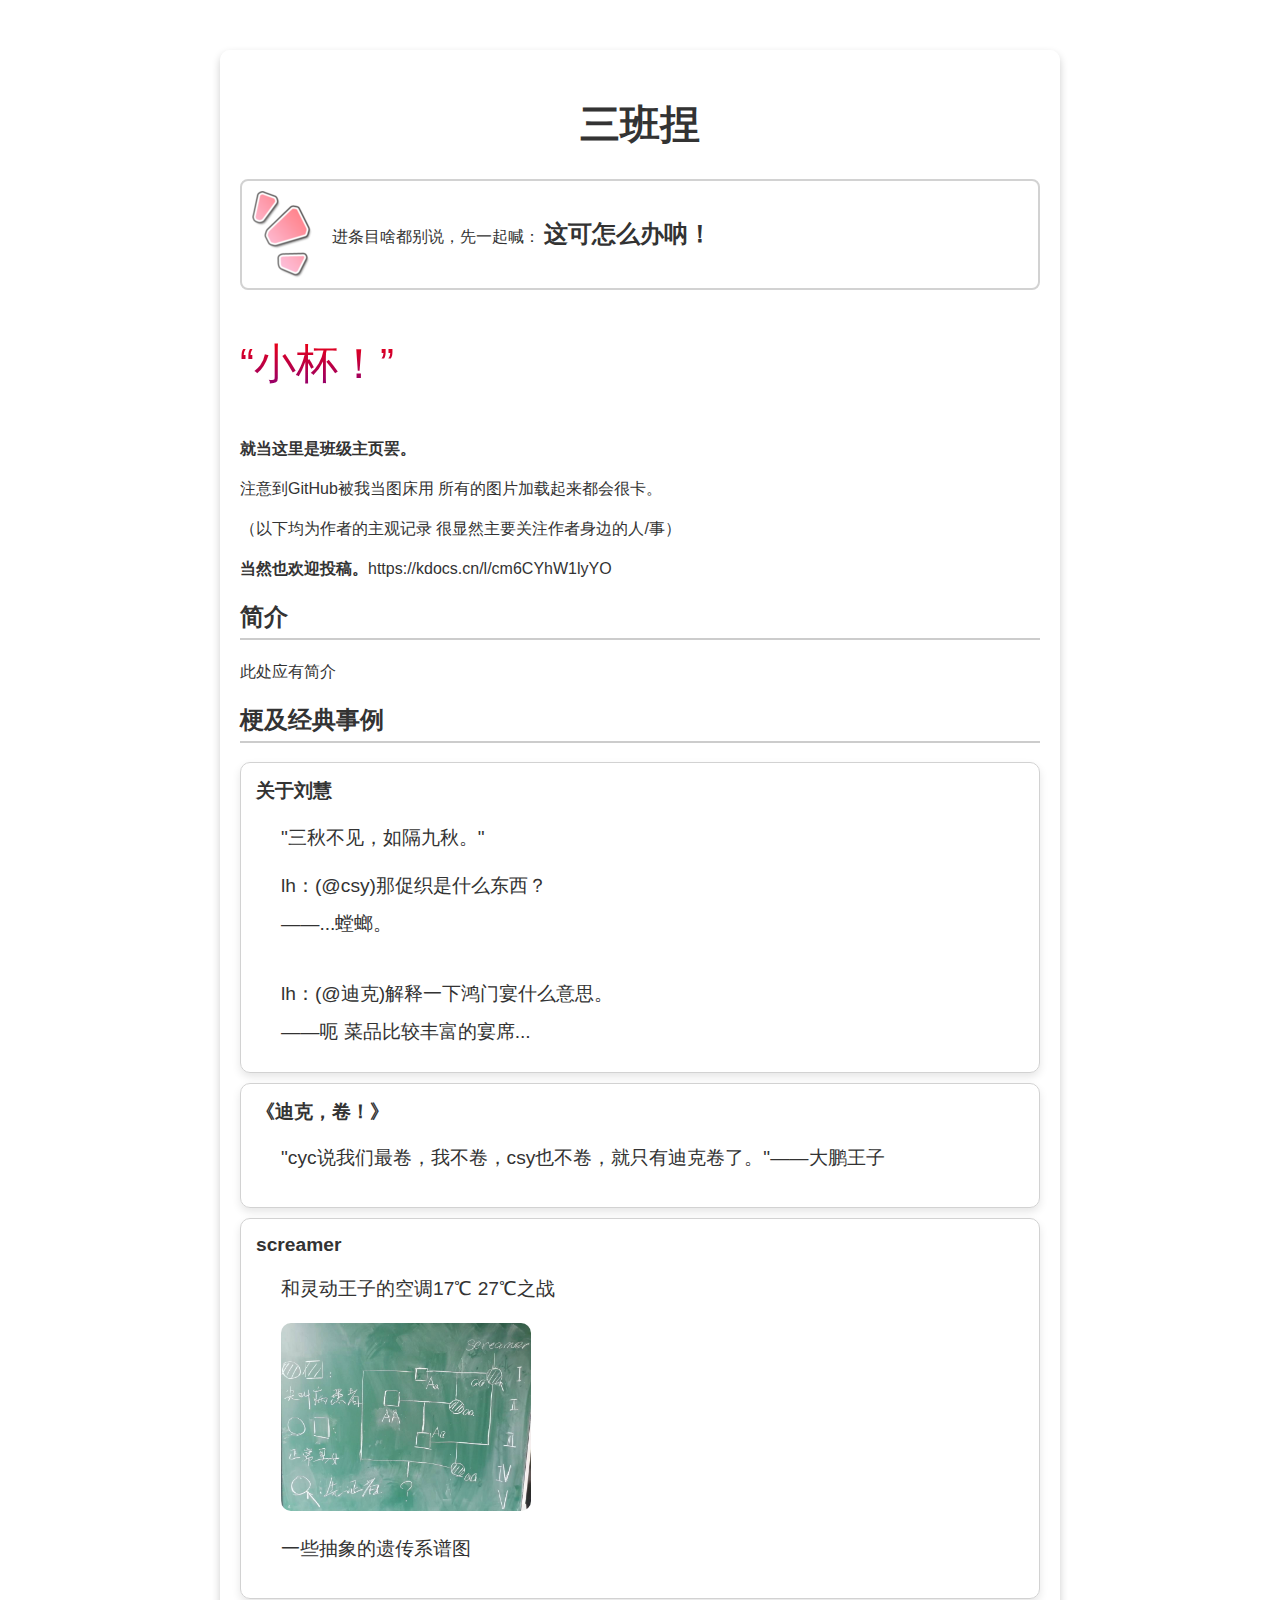
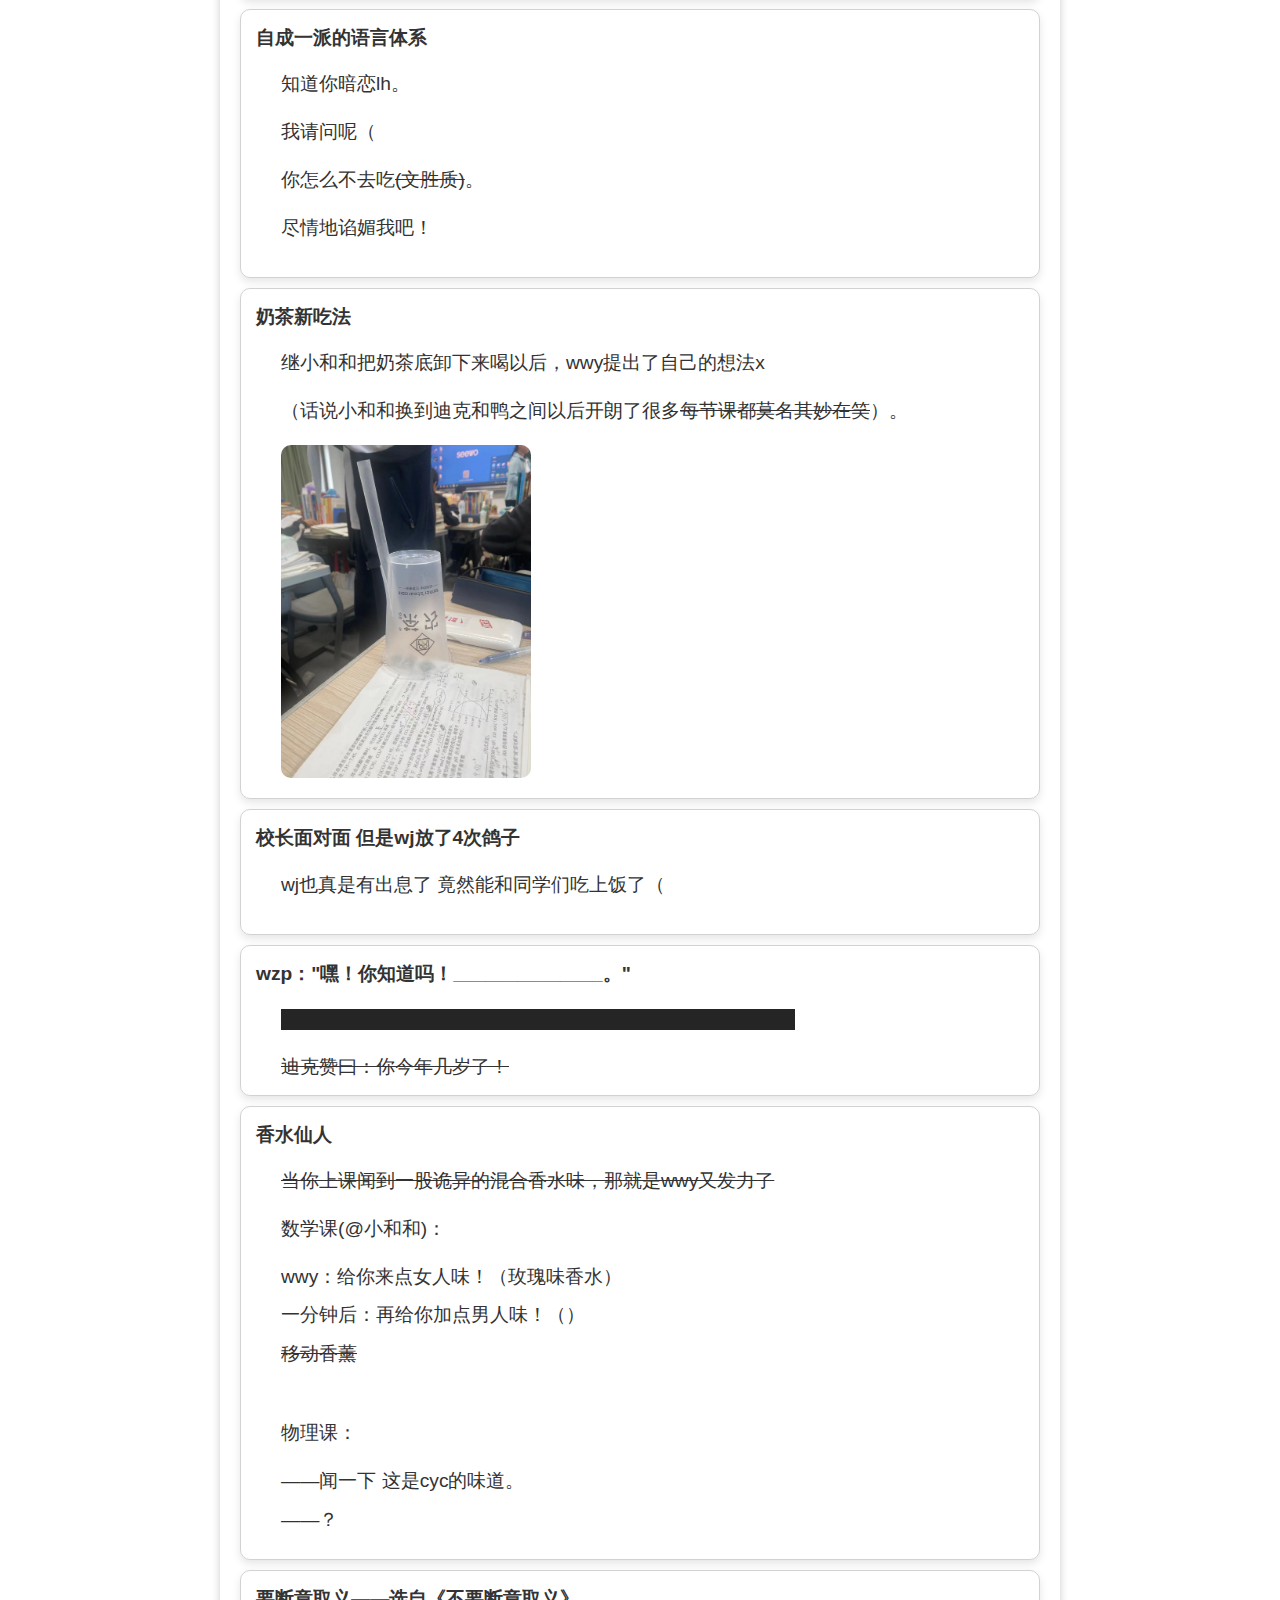
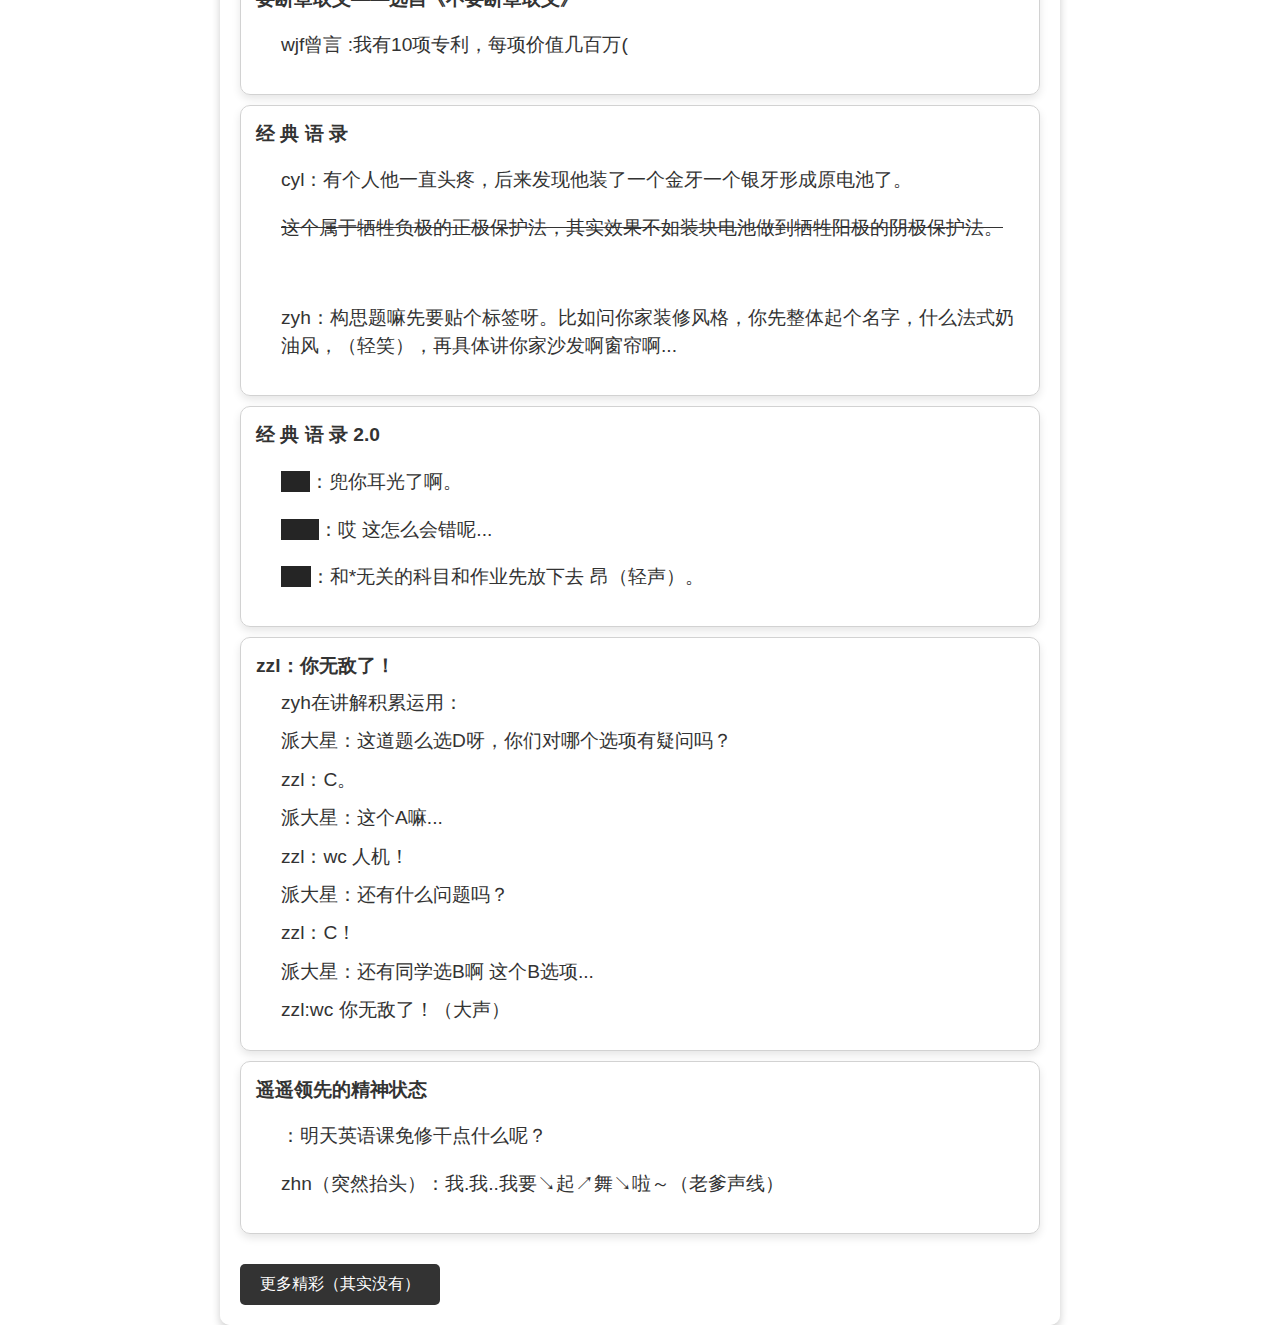
<file: index.html>
<!DOCTYPE html>
<html>
<head>
    <meta charset="utf-8">
    <title>Class 3</title>
    <style>
        body, html {
            margin: 0;
            padding: 0;
            height: 100%;
            font-family: Arial, sans-serif;
        }
        body {
            background-image: url('https://aprogramduck.github.io/class-3/img/background.jpg');
            background-position: center;
            background-repeat: no-repeat;
            background-size: cover;
            display: flex;
            
            align-items: center;
            flex-direction: column;
            color: #333;
        }
        .allthing {
            background: rgba(255, 255, 255, 0.8);
            border-radius: 10px;
            padding: 20px;
            width: 80%;
            max-width: 800px;
            box-shadow: 0 4px 8px rgba(0, 0, 0, 0.2);
            margin-top: 50px;
        }
        h1 {
            text-align: center;
            color: #333;
            font-size: 2.5em;
            animation: fadeIn 2s;
        }
        .infobox {
            display: flex;
            align-items: center;
            background: rgba(255, 255, 255, 0.9);
            border: 2px solid rgba(210, 210, 210, 1);
            border-radius: 8px;
            padding: 10px;
            margin-bottom: 20px;
            animation: slideIn 1s;
        }
        .infobox img {
            margin-right: 20px;
        }
        .infobox b {
            font-size: 1.5em;
            color: #333;
        }
        .highlight {
            font-size: 42px;
            background: -webkit-linear-gradient(top, Red, Purple);
            -webkit-background-clip: text;
            -webkit-text-fill-color: transparent;
        }
        p {
            font-size: 1em;
            line-height: 1.5;
        }
        h2 {
            border-bottom: 2px solid #ccc;
            padding-bottom: 5px;
            margin-top: 20px;
        }
        .head1 {
            margin-bottom: 15px;
            font-size: 1.2em;
        }
        .txt {
            margin-left: 25px;
        }
        .card {
            background: rgba(255, 255, 255, 0.9);
            border: 1px solid rgba(210, 210, 210, 1);
            border-radius: 10px;
            box-shadow: 0 4px 8px rgba(0, 0, 0, 0.1);
            margin: 10px 0;
            padding: 15px;
            animation: fadeInUp 1.5s;
        }
        .card img {
            width: 100%;
            border-radius: 10px;
        }
        .button {
            display: inline-block;
            padding: 10px 20px;
            font-size: 1em;
            color: #fff;
            background-color: #333;
            border: none;
            border-radius: 5px;
            cursor: pointer;
            text-align: center;
            margin-top: 20px;
            animation: bounce 2s infinite;
        }
        .button:hover {
            background-color: #555;
        }
        #content p {
            margin-top: 0.5em; /* 调整上边距 */
            margin-bottom: 0.5em; /* 调整下边距 */
        }
	    //黑幕
        span.heimu a.external,
        span.heimu a.external:visited,
        span.heimu a.extiw,
        span.heimu a.extiw:visited {
            color: #252525;
        }
        .heimu,
        .heimu a,
        a .heimu,
        .heimu a.new {
            background-color: #252525;
            color: #252525;
            text-shadow: none;
        }
        body:not(.heimu_toggle_on) .heimu:hover,
        body:not(.heimu_toggle_on) .heimu:active,
        body:not(.heimu_toggle_on) .heimu.off {
            transition: color .13s linear;
            color: #fff;
        }
        body:not(.heimu_toggle_on) .heimu:hover a,
        body:not(.heimu_toggle_on) a:hover .heimu,
        body:not(.heimu_toggle_on) .heimu.off a,
        body:not(.heimu_toggle_on) a:hover .heimu.off {
            transition: color .13s linear;
            color: #add8e6;
        }
        body:not(.heimu_toggle_on) .heimu.off .new,
        body:not(.heimu_toggle_on) .heimu.off .new:hover,
        body:not(.heimu_toggle_on) .new:hover .heimu.off,
        body:not(.heimu_toggle_on) .heimu.off .new,
        body:not(.heimu_toggle_on) .heimu.off .new:hover,
        body:not(.heimu_toggle_on) .new:hover .heimu.off {
            transition: color .13s linear;
            color: #ba0000;
        }

//黑幕结束
        @keyframes fadeIn {
            from { opacity: 0; }
            to { opacity: 1; }
        }
        @keyframes slideIn {
            from { transform: translateX(-100%); }
            to { transform: translateX(0); }
        }
        @keyframes fadeInUp {
            from { opacity: 0; transform: translateY(20px); }
            to { opacity: 1; transform: translateY(0); }
        }
        @keyframes bounce {
            0%, 20%, 50%, 80%, 100% { transform: translateY(0); }
            40% { transform: translateY(-10px); }
            60% { transform: translateY(-5px); }
        }
        
        
    </style>
</head>
<body>
    <div class="allthing">
        <h1>三班捏</h1>
        <div class="infobox">
            <img src="https://aprogramduck.github.io/class-3/img/shock.png" width="60" height="87" alt="Shock Image">
            <div class="i">
                进条目啥都别说，先一起喊：
                <b>这可怎么办呐！</b>
            </div>
        </div>
        <p class="highlight">“小杯！”</p>
        <p><b>就当这里是班级主页罢。</b></p>
	 <p>注意到GitHub被我当图床用 所有的图片加载起来都会很卡。</p>
	 <p>（以下均为作者的主观记录 很显然主要关注作者身边的人/事）</p>
       <p><b>当然也欢迎投稿。</b>https://kdocs.cn/l/cm6CYhW1lyYO</p>
        <h2 id="简介">简介</h2>
        <p>此处应有简介</p>
        <h2 id="梗及经典事例">梗及经典事例</h2>
        <div class="card head1">
            <b>关于刘慧</b>
            <div class="txt">
                <p>"三秋不见，如隔九秋。"</p>
                <div id="content">
                <p>lh：(@csy)那促织是什么东西？</p>
                <p>——...螳螂。</p>
                </div><br>
                <div id="content">
                <p>lh：(@迪克)解释一下鸿门宴什么意思。</p>
                <p>——呃 菜品比较丰富的宴席...</p>
                </div>
            </div>
        </div>
        <div class="card head1">
            <b>《迪克，卷！》</b>
            <div class="txt">
                <p>"cyc说我们最卷，我不卷，csy也不卷，就只有迪克卷了。"——大鹏王子</p>
            </div>
        </div>
        <div class="card head1">
            <b>screamer</b>
            <div class="txt">
                <p>和灵动王子的空调17℃ 27℃之战</p>
		<img style="max-width:250px;" src="https://aprogramduck.github.io/class-3/img/screamer.JPG">
            	<p>一些抽象的遗传系谱图</p>
	    </div>
        </div>
        <div class="card head1">
            <b>自成一派的语言体系</b>
            <div class="txt">
                <p>知道你暗恋lh。</p>
		<p>我请问呢（ </p>
                <p>你怎么不去吃<del>(文胜质)</del>。</p>
		<p>尽情地谄媚我吧！</p>
            </div>
        </div>
        <div class="card head1">
            <b>奶茶新吃法</b>
            <div class="txt">
		<p>继小和和把奶茶底卸下来喝以后，wwy提出了自己的想法x</p>
		<p>（话说小和和换到迪克和鸭之间以后开朗了很多<del>每节课都莫名其妙在笑</del>）。</p>
                <img style="max-width:250px;" src="https://aprogramduck.github.io/class-3/img/milktea.JPG" alt="Milk Tea">
            </div>
        </div>
	
        <div class="card head1">
            <b>校长面对面 但是wj放了4次鸽子</b>
            <div class="txt">
                <p>wj也真是有出息了 竟然能和同学们吃上饭了（</p>
            </div>
        </div>
        
        <div class="card head1">
            <b>wzp："嘿！你知道吗！______________。"</b>
            <div class="txt">
                <p><span class="heimu" title="你知道的太多了">任取a,b∈{你，hjl，zyb}，a≠b，有"其实a暗恋b很久了"成立。</span></p>
                <del>迪克赞曰：你今年几岁了！</del>
            </div>
        </div>
        
         <div class="card head1">
            <b>香水仙人</b>    
            <div class="txt">  
                <p><del>当你上课闻到一股诡异的混合香水味，那就是wwy又发力了</del></p>
                <p>数学课(@小和和)：</p>
                <div id="content">
                    <p>wwy：给你来点女人味！（玫瑰味香水）</p>
                    <p>一分钟后：再给你加点男人味！（）</p>
                    <p><del>移动香薰</del></p>
                </div><br>
                <p>物理课：</p>
                <div id="content">
                    <p>——闻一下 这是cyc的味道。</p>
                    <p>——？</p>
                </div>
            </div>
        </div>
        
        <div class="card head1">
            <b>要断章取义——选自《不要断章取义》</b>
            <div class="txt">
                <p>wjf曾言 :我有10项专利，每项价值几百万(</p>
            </div>
        </div>
        
        <div class="card head1">
            <b>经 典 语 录</b>
            <div class="txt">
                <p>cyl：有个人他一直头疼，后来发现他装了一个金牙一个银牙形成原电池了。</p>
                <p><del>这个属于牺牲负极的正极保护法，其实效果不如装块电池做到牺牲阳极的阴极保护法‌。</del></p><br>
                <p>zyh：构思题嘛先要贴个标签呀。比如问你家装修风格，你先整体起个名字，什么法式奶油风，（轻笑），再具体讲你家沙发啊窗帘啊...</p>
            </div>
        </div>
        
        <div class="card head1">
            <b>经 典 语 录 2.0</b>
            <div class="txt">
                <p><span class="heimu" title="你知道的太多了">zxc</span>：兜你耳光了啊。</p>
                <p><span class="heimu" title="你知道的太多了">嫣神</span>：哎 这怎么会错呢...</p>
                <p><span class="heimu" title="你知道的太多了">zyh</span>：和*无关的科目和作业先放下去 昂（轻声）。</p>
            </div>
        </div>
        
        <div class="card head1">
            <b>zzl：你无敌了！</b>
            <div class="txt" id="content">
                <p>zyh在讲解积累运用：</p>
                <p>派大星：这道题么选D呀，你们对哪个选项有疑问吗？</p>
                <p>zzl：C。</p>
                <p>派大星：这个A嘛... </p>
                <p>zzl：wc 人机！</p>
                <p>派大星：还有什么问题吗？</p>
                <p>zzl：C！</p>
                <p>派大星：还有同学选B啊 这个B选项...</p>
                <p>zzl:wc 你无敌了！（大声）</p>
            </div>
        </div>
        
        <div class="card head1">
            <b>遥遥领先的精神状态</b>
            <div class="txt">
                <p>：明天英语课免修干点什么呢？</p>
                <p>zhn（突然抬头）：我.我..我要↘起↗舞↘啦～（老爹声线）</p>
            </div>
        </div>
        
        
        <button class="button">更多精彩（其实没有）</button>
    </div>
</body>
</html>
</file>
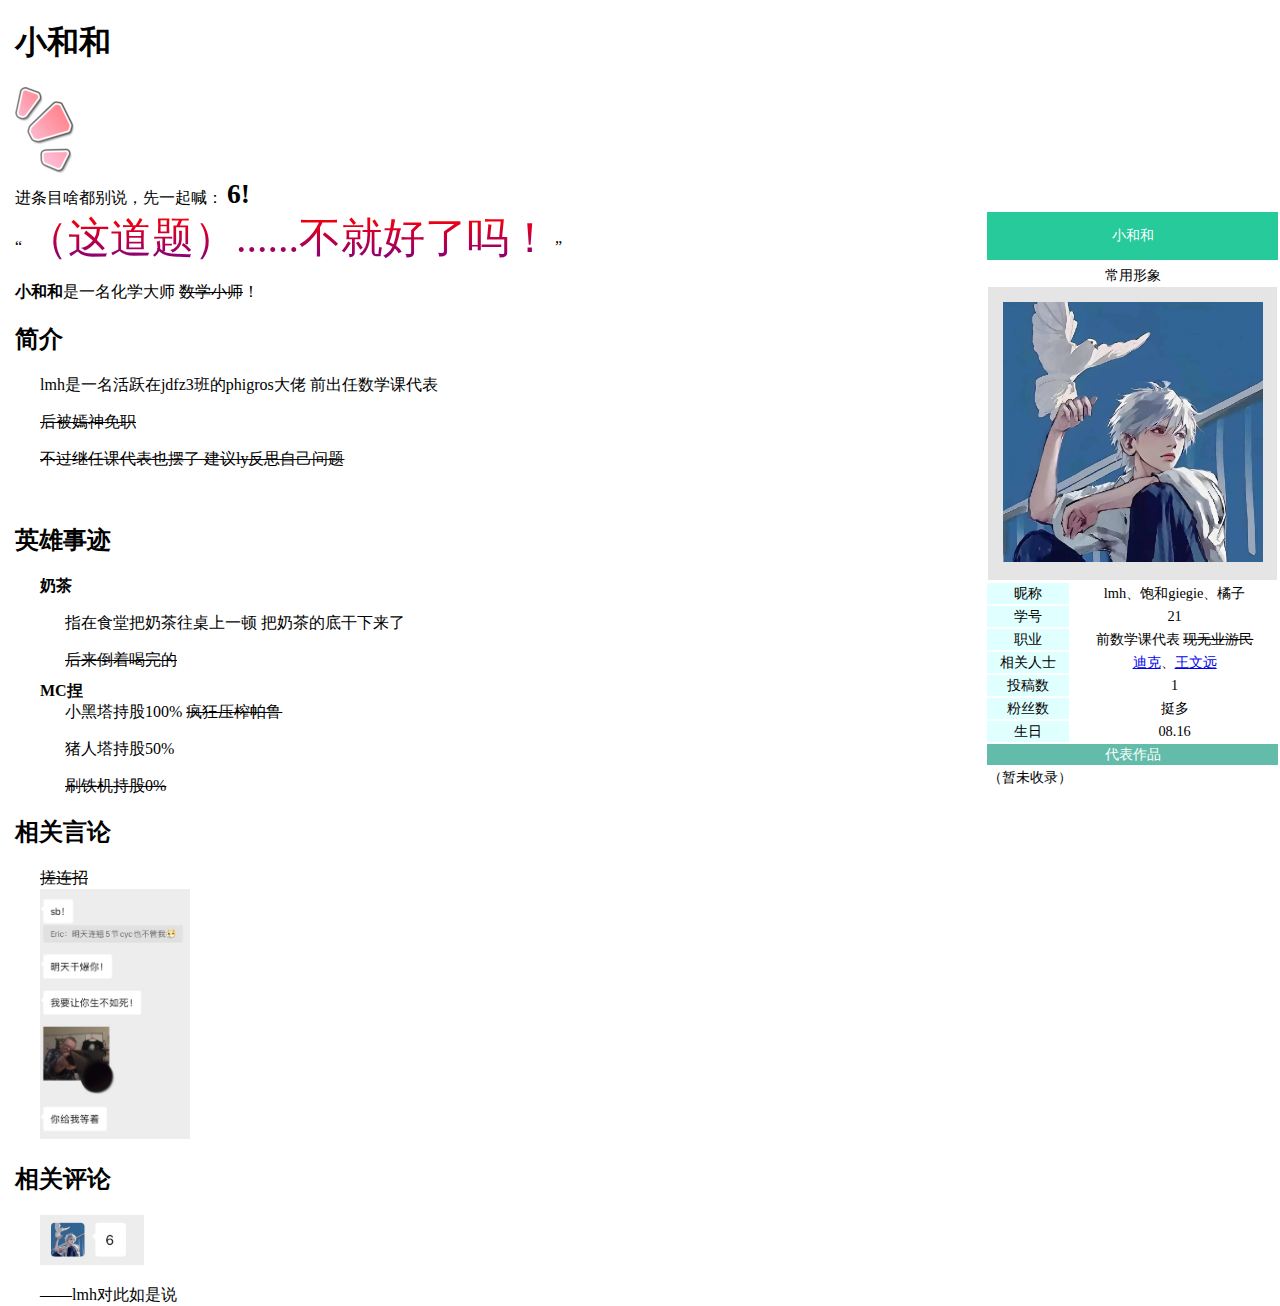
<file: code/lmh.html>
<!DOCTYPE html>
<html>
<head>
    <meta charset="utf-8">
    <title>lmh</title>
    <style>
  body, html {margin: 0;padding: 0;height: 100%;}
  
  body{
    background-image: url('https://aprogramduck.github.io/class-3/img/background.jpg') ; 
    background-position: center; /* 背景图片居中 */
    background-repeat: no-repeat; /* 背景图片不重复 */
    background-size: cover; /* 背景图片覆盖整个页面 */
    top: 0;
    left: 0;
   display:block;
    
    
    
    }}
    </style>
    <style>
    .post-content
    { 
    background-color :rgba(250,250,250,0.7);
    border-radius: 10px;
    border:2px solid;
    border-color:rgba(210,210,210,1);
    }
    .rmpl
    { 
    background-color :rgba(230,230,230,0.7);
    border-bottom:2px solid;
    border-color:rgba(210,210,210,1);
    }
    .comment-container-top{
        border-radius: 10px;
        border:4px solid;
        border-color:rgba(210,210,210,1);
        
    }
    
    .comment-thread comment-popular{
        
    }
    .comment-avatar{
        height:15px;
        width:15px;
        position:absolute;
        left:5px;
    }
    .txt{
        margin:0px 0px 0px 25px;
    }
    .head1{
        margin:10px 0px 10px 25px;
    }
    .allthing {
        margin :0px 0px 0px 15px;
    }
    .infobox {
        background :rgba(255,255,255,0.7);
        border :2px;
        border-color:rgb(210,210,210);
        border-radius:8px;
        
    }
    </style>

</head>

<body >
<div class="allthing">
   <h1>小和和</h1>
  
    <div  class="infobox" style=";">
        <img srcset="https://aprogramduck.github.io/class-3/img/shock.png" width="60" height="87" data-file-width="123" data-file-height="178" >
    
    <div class="i" >进条目啥都别说，先一起喊：
        <b><big><big><big>6!</big></big></big></b>
    </div></div>


    <table class="infobox" align="right" style="font-size:90%;text-align:center;width:280px;max-width:100%;float:right;background-color:#FFF;color:#000">
    <tbody>
    <tr><td colspan="2" style="background-color:#26ca9b;color:#FFF;font-size:100%;padding:1em">小和和</td></tr>
    <tr><td colspan="2">
        <div class="Tabs black tabLabelTop" data-label-side="top" data-label-color-side-reverse="" data-divider-size="">
            <div class="TabLabel">
                <div class="TabLabelText" style="border-color: transparent; background-color: inherit; padding: 0.2em 0.3em;">常用形象</div>
            </div>
            
            <div class="TabContent" style="padding: 1em; border-color: rgb(127, 127, 127) rgb(76, 76, 76) rgb(76, 76, 76) rgb(127, 127, 127); background-color: rgb(229, 229, 229);">
            <img src="https://aprogramduck.github.io/class-3/img/lmh.JPG" referrerpolicy="no-referrer" style="height: auto; width: 260px; "></div></div></td></tr><tr><td style="width:80px;background-color:#E0FFFF;color:#000">昵称</td><td>
lmh、饱和giegie、橘子 
</td></tr>
<tr><td style="width:80px;background-color:#E0FFFF;color:#000">学号</td><td>21</td></tr>
<tr><td style="width:80px;background-color:#E0FFFF;color:#000">职业</td><td>前数学课代表 <del>现无业游民</del></td></tr>
<tr><td style="width:80px;background-color:#E0FFFF;color:#000">相关人士</td><td><a href="https://aprogramduck.github.io/class-3/code/zyb.html" title="迪克">迪克</a>、<a href="https://aprogramduck.github.io/class-3/code/wwy.html" title="王文远">王文远</a></td></tr>
<tr><td style="width:80px;background-color:#E0FFFF;color:#000">投稿数</td><td>1</td>
</td></tr>
<tr><td style="width:80px;background-color:#E0FFFF;color:#000">粉丝数</td><td>挺多</td></tr>
<tr><td style="width:80px;background-color:#E0FFFF;color:#000">生日</td><td>08.16</td></tr>
<tr><td colspan="2" style="background-color:#62BCA9;color:#FFF">代表作品</td></tr><tr><td colspan="2" style="text-align:left">
    <a>（暂未收录）</a>
    <br>
</td></tr></tbody></table>

<td style="vertical-align: top; color:#B2B7F2; font-size:36px; font-family:'Times New Roman',serif; font-weight:bold; text-align:left; padding:10px 10px; line-height:100%">“</td>

<td style="text-align: left; padding: 1em; vertical-align: middle;"><span style="font-size: 42px;"><span title="" style="background:-webkit-linear-gradient(top,Red,Purple);-webkit-background-clip:text;background-clip:text;-webkit-box-decoration-break:clone;box-decoration-break:;-webkit-text-fill-color:transparent;text-fill-color:transparent">（这道题）......不就好了吗！</span></span></td>

<td style="vertical-align: bottom; color:#B2B7F2; font-size:36px; font-family:'Times New Roman',serif; font-weight:bold; text-align:left; padding:10px 10px; line-height:100%">”</td>


<p>

    <b>小和和</b>是一名化学大师
    <del>数学小师</del>！

</p>

<h2>
<span class="mw-headline" id="简介">简介</span>
</h2>
<div class="head1">
<div class="thumb tright"></div>
<p>lmh是一名活跃在jdfz3班的phigros大佬 前出任数学课代表 </p><del>后被嫣神免职</del>
<p><del>不过继任课代表也摆了 建议ly反思自己问题</del></p>
<br>
</div>


<div> 
<h2>
<span class="mw-headline" id="英雄事迹">英雄事迹</span>
</h2>

<div class="head1">
<b>奶茶</b>
    <div class="txt">
    <p> 指在食堂把奶茶往桌上一顿 把奶茶的底干下来了</p>
    <del>后来倒着喝完的</del>
    </div>
</div>

<div class="head1">
<b>MC捏</b>
    <div class="txt">
    <span> 小黑塔持股100% </span><del>疯狂压榨帕鲁</del>
    <p> 猪人塔持股50%</p>
    <del>刷铁机持股0%</del>

    </div>
</div> 

 
</div>

<div> 
<h2>
<span class="mw-headline" id="相关言论">相关言论</span>
</h2>
<div class="head1">
<del>搓连招</del><br>
<img src='https://aprogramduck.github.io/class-3/img/wechat_recordlmh.jpg' style ='height : 250px;width : auto'>
</div>
</div>








<div> 
<h2>
<span class="mw-headline" id="评论">相关评论</span>
</h2>
<div class="head1">
<img src='https://aprogramduck.github.io/class-3/img/6lmh.jpg' style ='height : 50px;width : auto'><p>——lmh对此如是说</p>
</div> 
</div>
</div>
</body> 
</html>
</file>
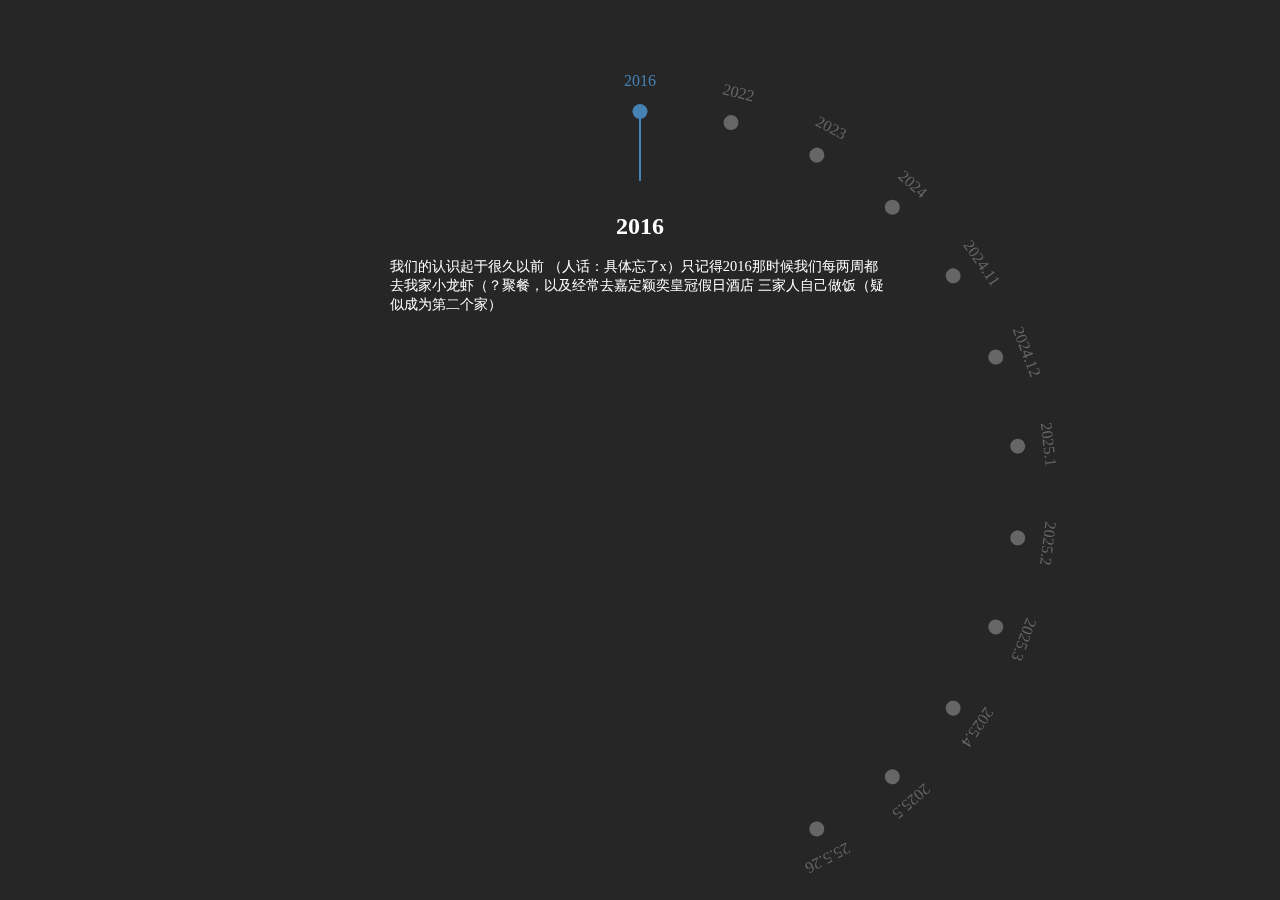
<file: interesting/birthday.html>
<html>
<head>
<meta charset="utf-8">
<style>

body {
  background-color: #262626; /* 深灰色十六进制值 */
  margin: 0; /* 移除默认边距 */
  height: 100vh; /* 确保背景覆盖整个视口 */
}
@layer demo {
  /* Hide radio buttons */
  input[type="radio"] {
      position: absolute;
      width: 1px;
      height: 1px;
      padding: 0;
      margin: -1px;
      overflow: hidden;
      clip: rect(0, 0, 0, 0);
      white-space: nowrap;
      border-width: 0;
  }
  .cards-container {
    --base-rotation: 0deg;
    --full-circle: 360deg;
    --radius: 40vw;
    --duration: 200ms;

    --cards-container-size: calc(var(--radius) * 2);
    --cards-container-padding: 2rem;

    --border-color: transparent;

    --label-offset: calc(var(--radius) * -1 - 1rem);
    --label-size: 30px;
    --label-color: #666;
    --label-color-hover: steelblue;
    --label-line-h: 0;
    --label-line-h-current: 2rem;
    --label-dot-size: 10px;

    --title-top: 1.5rem;
    --title-offset-y: 30px;

    --info-top: 5rem;
    --info-width: min(70%, 500px);
    --info-offset-y: 30px;

    box-sizing: content-box;
    position: fixed;
    inset: 0;
    margin: 5rem auto;
    width: var(--cards-container-size);
    height: var(--cards-container-size);
    padding: var(--cards-container-padding);
   

    @media (width > 3000px){
       clip-path: polygon(0 0, 100% 0, 100% 50%, 0 50%);
    }
    @media (min-width: 800px) {
        --radius: 30vw;
        --label-size: 40px;
        --label-dot-size: 15px;
        --label-line-h-current: 4rem;
        --title-top: 4rem;
        --info-top: 8rem;
      }
    }
    @media (min-width: 1200px) {
        --label-size: 50px;
        --border-color: var(--label-color);
    }
    
}
  .cards {
    position: absolute;
    inset: var(--cards-container-padding);
    aspect-ratio: 1;
    border-radius: 50%;
    border: 1px solid var(--border-color);
    transition: transform 0.3s ease-in-out var(--duration);
    list-style: none;
    color:#ffffff;
  }



  .cards li {
    position: absolute;
    inset: 0;
    margin: 0;
    padding: 0;
    transform-origin:center;
    display: grid;
    place-content: center;
    transform: rotate(calc(var(--i) * 360deg / var(--items)));
    pointer-events: none;
  }

  .cards li > label {
    position: absolute;
    inset: 0;
    margin: auto;
    transform: translateY(var(--label-offset));
    width: var(--label-size);
    height: var(--label-size);
    cursor: pointer;
    pointer-events: initial;
    text-align: center;
    color: var(--label-color);
    font-size: clamp(.8rem, 2.5vw + .04rem,1rem);
    transition: var(--duration) ease-in-out;

  }
  .cards li > label::before{
      content: '';
      position: absolute;
      top: var(--cards-container-padding);
      left: 50%;
      translate: -50% 0;
      width: var(--label-dot-size);
      height: var(--label-dot-size);
      aspect-ratio: 50%;
      border-radius: 50%;
      background-color: var(--label-color);
      transition: background-color var(--duration) ease-in-out;
  }

  .cards li > label::after {
    content: '';
    position: absolute;
    top: 100%;
    left: 50%;
    translate: -50% 5px;
    width: 2px;
    height: var(--label-line-h);
    background-color: steelblue;
    transition: height 300ms ease-in-out var(--label-line-delay,0ms);
  }
  .cards li > label:hover{
    --label-color: var(--label-color-hover);
  }

  .cards > li > h2,
  .cards > li > p{
    position: absolute;
    left: 50%;
    text-align: center;
    transform: translate(-50%, 0);
    transform-origin: center;
  }
  .cards > li > h2{
    top: var(--title-top);
    opacity: var(--title-opacity,0);
    translate: 0 var(--title-offset-y);
    transition: var(--duration) ease-in-out var(--title-delay,0ms);
  }
  .cards > li > p{
    top: var(--info-top);
    margin: 0 auto;
    width: var(--info-width);
    z-index: 2;
    font-size: clamp(.8rem, 2.5vw + 0.05rem, .9rem);
    text-align: left;
    text-wrap: pretty;
    opacity: var(--info-opacity,0);
    /*translate: 0 var( --info-offset-y);*/
    transition: var(--duration) ease-in-out var(--info-delay,0ms);
  }

  /* update custom properties for checked item */
  li:has(input:checked){
      --label-opacity: 1;
      --label-color: var(--label-color-hover);
      --label-line-h: var(--label-line-h-current);
      --label-line-delay: calc(var(--duration) * 2);

      --title-opacity: 1;
      --title-offset-y: 0;
      --title-delay: calc(var(--duration) * 3);

      --info-opacity: 1;
      --info-offset-y: 0;
      --info-delay: calc(var(--duration) * 4);
      /*outline: 1px dashed red;*/
  }

  /* rotate container based on checked radio */
  .cards:has(input:checked) {
    transform: rotate(calc(var(--base-rotation) - (var(--index) * var(--full-circle) / var(--items))));
  }
  /*
  this would be so much simpler if we could use counter values as custom property values
  */
  .cards:has(li:nth-child(1)>input:checked) { --index: 0; }
  .cards:has(li:nth-child(2)>input:checked) { --index: 1; }
  .cards:has(li:nth-child(3)>input:checked) { --index: 2; }
  .cards:has(li:nth-child(4)>input:checked) { --index: 3; }
  .cards:has(li:nth-child(5)>input:checked) { --index: 4; }
  .cards:has(li:nth-child(6)>input:checked) { --index: 5; }
  .cards:has(li:nth-child(7)>input:checked) { --index: 6; }
  .cards:has(li:nth-child(8)>input:checked) { --index: 7; }
  .cards:has(li:nth-child(9)>input:checked) { --index: 8; }
  .cards:has(li:nth-child(10)>input:checked) { --index: 9; }
  .cards:has(li:nth-child(11)>input:checked) { --index: 10; }
  .cards:has(li:nth-child(12)>input:checked) { --index: 11; }

}
</style>

</head>


















    <body>
    
    <div class="cards-container">
        <ul class="cards" style="--items: 26;">
            <li style="--i: 0;">
                <input type="radio" id="item-0" name="gallery-item" checked>
                <label for="item-0">2016</label>
                <h2>2016</h2>
                <p>我们的认识起于很久以前 （人话：具体忘了x）只记得2016那时候我们每两周都去我家小龙虾（？聚餐，以及经常去嘉定颖奕皇冠假日酒店 三家人自己做饭（疑似成为第二个家）</p>
            </li>
            <li style="--i: 1;">
                <input type="radio" id="item-1" name="gallery-item">
                <label for="item-1">2022</label>
                <h2>2022</h2>
                <p>大概是从疫情开始，我们之间的微信聊天开始渐渐变多。"和范范聊天还有点意思"22年某天我<del>关掉摸鱼一整天的知乎</del>躺在床上想到。</p>
            </li>
            <li style="--i: 2;">
                <input type="radio" id="item-2" name="gallery-item">
                <label for="item-2">2023</label>
                <h2>2023</h2>
                <p>浅浅翻了一下聊天记录，我有整整4+次没回消息（思索。嗯从25年起不会了（点头 <br>23.8 去贵州玩！好像印象深刻的回忆都在贵州@卡在车里的葫芦娃x   在车上迫害葫芦娃（+4+4）以及贴贴  （好吧当时一点没看出来我是木头）</p>
            </li>
            <li style="--i: 3;">
                <input type="radio" id="item-3" name="gallery-item">
                <label for="item-3">2024</label>
                <h2>2024</h2>
                <p>解锁新的人生阶段：高中！感觉有好多有意思的事情<del>疑似被我冷漠回应</del>&换了发型感觉变化好大 更可爱了[旺柴]<br>怀念暑假的保底舟山行，疑似成为目前最近一次出去玩（想念.jpg</p>
            </li>
            <li style="--i: 4;">
                <input type="radio" id="item-4" name="gallery-item">
                <label for="item-4">2024.11</label>
                <h2>2024.11</h2>
                <p>直到听到《最好》感受到了极大的震动x   虽然但是现在这首歌已经有非凡（？的意义了   <del>想你了就听听（bushi</del>   于是整个11月在思考要不要接受.......最终是发现有点喜欢hhh（plus：也有可能是明信片出了一份力</p>
            <li style="--i: 5;">
                <input type="radio" id="item-5" name="gallery-item">
                <label for="item-5">2024.12</label>
                <h2>2024.12</h2>
                <p>12.7在一起啦！从此开启一段全新的旅程<br>12月有圣诞+年末总结！一个非常多互动的一个月 感觉很有仪式感（？春考前忙忙的但是很开心<br> ——谁开口了？<br>——呃 你开的口"（最佳助攻：linda </p>
            <li style="--i: 6;">
                <input type="radio" id="item-6" name="gallery-item">
                <label for="item-6">2025.1</label>
                <h2>2025.1</h2>
                <p>1.1是在一起以后的第一次见面 记得你穿了一件深绿色的外套 大家以一种略带诡异的气氛吃火锅 <del>指全程说了三句话</del>（记得最清楚的一集x）</p>
            <li style="--i: 7;">
                <input type="radio" id="item-7" name="gallery-item">
                <label for="item-7">2025.2</label>
                <h2>2025.2</h2>
                <p>想！出！去！玩！（耿耿于怀）其实多看两遍广州vlog四舍五入等于去过了...不行还是觉得亏麻了x（于是事后反复劝说争取一个也不能少</p>
            </li>
            <li style="--i: 8;">
                <input type="radio" id="item-8" name="gallery-item">
                <label for="item-8">2025.3</label>
                <h2>2025.3</h2>
                <p>军训 突然失踪的旺仔的背后 究竟是教官人性的扭曲还是道德的沦丧 <del>是手滑的同学</del> 那几天看着聊天框怅然若失hhhh不过后来马上就复活辣！好耶！</p>
            <li style="--i: 9;">
                <input type="radio" id="item-9" name="gallery-item">
                <label for="item-9">2025.4</label>
                <h2>2025.4</h2>
                <p>《当想念旺仔时 不妨打开..》存着半年来旺仔的照片（诶嘿<br><img style="object-position: center top;  max-width: 100%; height: auto;" src="https://aprogramduck.github.io/class-3/img/w.jpeg"></p>
            </li>
            <li style="--i: 10;">
                <input type="radio" id="item-10" name="gallery-item">
                <label for="item-10">2025.5</label>
                <h2>2025.5</h2>
                <p>5月共有1/4位家长猜出了我们的关系x<br>快进到6.9半夜我和我妈：<br>——你之前问范范 我有没有npy来着<br>——啊<br>——那你可问对人了<br>——？</p>
            <li style="--i: 11;">
                <input type="radio" id="item-11" name="gallery-item">
                <label for="item-11">25.5.26</label>
                <h2>鱼，生日快乐！</h2>
                <p>五月到来，生日歌又一次响起。在这半年中，我总会想起小时候在酒店疯跑的日子，无数个在游戏中共同度过的日夜：不仅仅是红温小竞赛，也蕴藏着胡乱玩耍的快乐和修完bug的成就感。两岁的年龄差丝毫阻止不了我们之间友情的厚重，那过去的种种片段在记忆里永远鲜活，也就有了这篇网页来回忆我们的过去。（最后发现成了碎碎念x<br>翻着聊天记录，回忆过去的点点滴滴，原来这些年我们早把对话框搭成了树洞，也在潜移默化中改变着对方的语言习惯。虽然现在见面要掐着假期和课外班的时间缝，但每次看到你发来的聊天记录/新歌新节目，都像拆到隐藏款盲盒一样快乐!<br>16岁快乐呀！往后的日子除了奶盖，我也会一直在你身边！随着六月的临近，我们的新旅程要开始了，但别担心走散——毕竟从2016年小龙虾聚会开始，我们就没走丢过彼此，对吧？</p>
            </li>
            
        </ul>
  </div>
    </body>
</html>
</file>
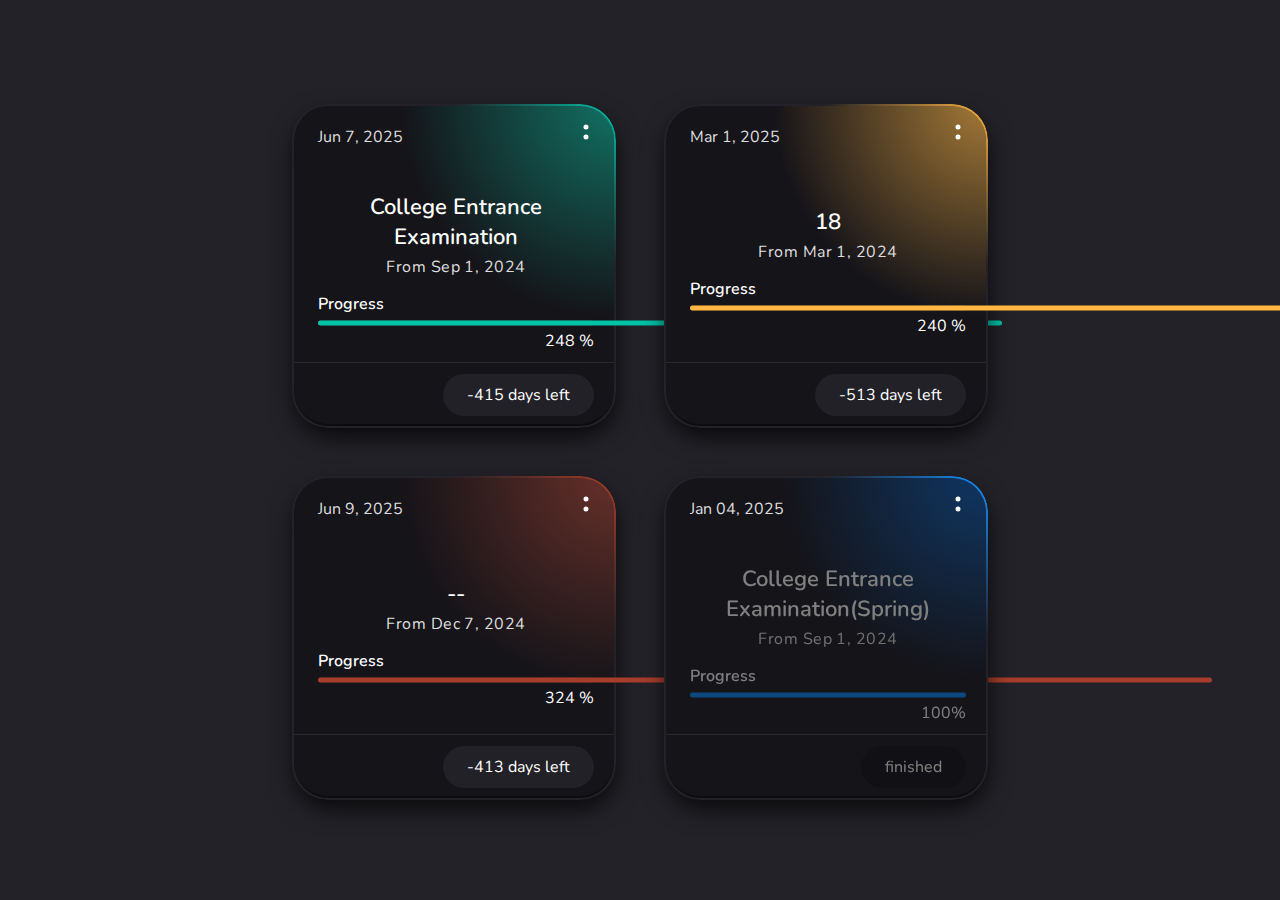
<file: interesting/countings.html>
<!DOCTYPE html>
<html lang="en">
<head>
  <meta charset="UTF-8">
  <meta name="viewport" content="width=device-width, initial-scale=1.0">
  <title>countings</title>
  <style>
    @import url("https://fonts.googleapis.com/css2?family=Nunito:wght@400;600&display=swap");
* {
  margin: 0;
  padding: 0;
  box-sizing: border-box;
}
:root {
            --bar1-width: 100px;   /* 默认值 */
            --bar2-width: 100px;   /* 默认值 */
            --bar3-width: 100px;   /* 默认值 */
  
        }

body {
  min-height: 100vh;
  min-height: 100svh;
  background: #232228;
  font-family: "Nunito", sans-serif;
  position: relative;
  overflow-x: hidden;
  display: grid;
  place-items: center;
}

a {
  text-decoration: none;
  display: inline-block;
}

section {
  width: 100%;
  display: flex;
  justify-content: center;
  flex-wrap: wrap;
  max-width: 50em;
  margin-inline: auto;
  gap: 3.25rem;
  position: relative;
  z-index: 10;
  align-items: center;
  padding: 5em 0;
}
section .card {
  position: relative;
  z-index: 555;
  max-width: 20rem;
  min-height: 20rem;
  width: 90%;
  display: grid;
  place-content: center;
  place-items: center;
  text-align: center;
  position: relative;
  box-shadow: 1px 12px 25px rgba(0, 0, 0, 0.78);
  border-radius: 2.25rem;
}
section .card::before {
  position: absolute;
  content: "";
  top: 0;
  width: 100%;
  height: 100%;
  border-radius: 2.25rem;
  z-index: -1;
  border: 0.155rem solid transparent;
  -webkit-mask: linear-gradient(#fff 0 0) padding-box, linear-gradient(#fff 0 0);
  -webkit-mask-composite: destination-out;
  mask-composite: exclude;
}
section .card-header {
  position: absolute;
  top: 0;
  left: 0;
  right: 0;
  width: 100%;
  display: flex;
  align-items: center;
  justify-content: space-between;
  padding: 0.8em 0.5em 0em 1.5em;
}
section .card-header .date {
  color: #ddd;
}
section .card-header svg {
  color: #fff;
  width: 2.5rem;
  cursor: pointer;
}
section .card-body {
  position: absolute;
  width: 100%;
  display: block;
  top: 50%;
  left: 50%;
  transform: translate(-50%, -50%);
  padding: 0.7em 1.25em 0.5em 1.5em;
}
section .card-body h3 {
  color: #fff;
  font-size: 1.375rem;
  margin-top: 0.625em;
  margin-bottom: 0.188em;
  text-transform: capitalize;
  font-weight: 600;
}
section .card-body p {
  color: #ddd;
  font-size: 1rem;
  letter-spacing: 0.031rem;
}
section .card-body .progress {
  margin-top: 0.938rem;
}
section .card-body .progress .progress-bar {
  position: relative;
  width: 100%;
  background: #363636;
  height: 0.313rem;
  display: block;
  border-radius: 3.125rem;
}
section .card-body .progress .progress-bar:after {
  position: absolute;
  content: "";
  top: 0;
  left: 0;
  right: 0;
  bottom: 0;
  height: 100%;
  display: block;
  border-radius: 3.125rem;
}
section .card-body .progress span:first-of-type {
  color: #fff;
  text-align: left;
  font-weight: 600;
  width: 100%;
  display: block;
  margin-bottom: 0.313rem;
}
section .card-body .progress span {
  margin-top: 0.313rem;
  text-align: right;
  display: block;
  color: #fff;
}
section .card-footer {
  position: absolute;
  bottom: 0;
  left: 0;
  right: 0;
  width: 100%;
  border-top: 0.063rem solid #292929;
  display: flex;
  justify-content: space-between;
  padding: 0.7em 1.25em 0.5em 1.5em;
  background: #151419;
  border-bottom-left-radius: 2.25rem;
  border-bottom-right-radius: 2.25rem;
}
section .card-footer ul {
  display: flex;
  align-items: center;
}
section .card-footer ul li {
  list-style-type: none;
  display: flex;
  margin-right: -0.625rem;
}
section .card-footer ul li img {
  border-radius: 50%;
  width: 1.875rem;
  height: 1.875rem;
  object-fit: cover;
}
section .card-footer .btn-add {
  width: 1.375rem;
  height: 1.375rem;
  border-radius: 50%;
  color: #fff;
  display: flex;
  justify-content: center;
  align-items: center;
}
section .card-footer .btn-add svg {
  width: 1rem;
}
section .card-footer .btn-countdown {
  background: #222127;
  color: #fff;
  border-radius: 2em;
  padding: 0.625rem 1.5rem;
}
section .green {
  background: radial-gradient(ellipse at right top, rgba(16, 118, 103, 0.9294117647) 0%, #151419 47%, #151419 100%);
}
section .green:before {
  background: linear-gradient(45deg, #232228, #232228, #232228, #232228, #01c3a8) border-box;
}
section .green .btn-add {
  background: #01c3a8;
}
section .green .progress-bar:after {
  width: var(--bar1-width);/*green*/
  background: #01c3a8;
}
section .green .btn-countdown:hover {
  background: #01c3a8;
}
section .blue {
  background: radial-gradient(ellipse at right top, rgba(0, 69, 143, 0.5607843137) 0%, #151419 45%, #151419 100%);
}
section .blue:before {
  background: linear-gradient(45deg, #232228, #232228, #232228, #232228, #1890ff) border-box;
}
section .blue .btn-add {
  background: #1890ff;
}
section .blue .progress-bar:after {
  width: 100%;
  background: #1890ff;
}
section .blue .btn-countdown:hover {
  background: #1890ff;
}
section .orange {
  background: radial-gradient(ellipse at right top, rgba(255, 183, 65, 0.5803921569) 0%, #151419 47%, #151419 100%);
}
section .orange:before {
  background: linear-gradient(45deg, #232228, #232228, #232228, #232228, #ffb741) border-box;
}
section .orange .btn-add {
  background: #ffb741;
}
section .orange .progress-bar:after {
  width: var(--bar2-width);/*orange*/
  background: #ffb741;
}
section .orange .btn-countdown:hover {
  background: #ffb741;
}
section .red {
  background: radial-gradient(ellipse at right top, rgba(166, 61, 42, 0.5098039216) 0%, #151419 47%, #151419 100%);
}
section .red:before {
  background: linear-gradient(45deg, #232228, #232228, #232228, #232228, #a63d2a) border-box;
}
section .red .btn-add {
  background: #a63d2a;
}
section .red .progress-bar:after {
  width: var(--bar3-width);/*red*/
  background: #a63d2a;
}
section .red .btn-countdown:hover {
  background: #a63d2a;
}
  </style>
</head>
<body>
  <section>
  <div class="card green">
    <div class="card-header">
      <div class="date">
        Jun 7, 2025
      </div>
      <svg xmlns="http://www.w3.org/2000/svg" viewBox="0 0 24 24" fill="currentColor" class="size-6">
        <path fill-rule="evenodd" d="M10.5 6a1.5 1.5 0 1 1 3 0 1.5 1.5 0 0 1-3 0Zm0 6a1.5 1.5 0 1 1 3 0 1.5 1.5 0 0 1-3 0Zm0 6a1.5 1.5 0" clip-rule="evenodd" />
      </svg>
    </div>
    <div class="card-body">
      <h3>College Entrance Examination</h3>
      <p>From Sep 1, 2024</p>
      <div class="progress">
        <span>Progress</span>
        <div class="progress-bar"></div>
        <span id="countdownp1"></span>
      </div>
    </div>
    <div class="card-footer">
      <ul>
        <path fill-rule="evenodd" d="M12 3.75a.75.75 0 0 1 .75.75v6.75h6.75a.75.75 0 0 1 0 1.5h-6.75v6.75a.75.75 0 0 1-1.5 0v-6.75H4.5a.75.75 0 0 1 0-1.5h6.75V4.5a.75.75 0 0 1 .75-.75Z" clip-rule="evenodd" />
      </ul>
      <a href="#" class="btn-countdown" id="countdown1"></a>
    </div>
  </div>
  <div class="card orange">
    <div class="card-header">
      <div class="date">
        Mar 1, 2025
      </div>
      <svg xmlns="http://www.w3.org/2000/svg" viewBox="0 0 24 24" fill="currentColor" class="size-6">
        <path fill-rule="evenodd" d="M10.5 6a1.5 1.5 0 1 1 3 0 1.5 1.5 0 0 1-3 0Zm0 6a1.5 1.5 0 1 1 3 0 1.5 1.5 0 0 1-3 0Zm0 6a1.5 1.5 0" clip-rule="evenodd" />
      </svg>
    </div>
    <div class="card-body">
      <h3>18</h3>
      <p>From Mar 1, 2024</p>
      <div class="progress">
        <span>Progress</span>
        <div class="progress-bar"></div>
        <span id="countdownp2"></span>
      </div>
    </div>
    <div class="card-footer">
      <ul>
        <path fill-rule="evenodd" d="M12 3.75a.75.75 0 0 1 .75.75v6.75h6.75a.75.75 0 0 1 0 1.5h-6.75v6.75a.75.75 0 0 1-1.5 0v-6.75H4.5a.75.75 0 0 1 0-1.5h6.75V4.5a.75.75 0 0 1 .75-.75Z" clip-rule="evenodd" />
      </ul>

      <a href="#" class="btn-countdown" id="countdown2"></a>
    </div>
  </div>
  <div class="card red">
    <div class="card-header">
      <div class="date">
        Jun 9, 2025
      </div>
      <svg xmlns="http://www.w3.org/2000/svg" viewBox="0 0 24 24" fill="currentColor" class="size-6">
        <path fill-rule="evenodd" d="M10.5 6a1.5 1.5 0 1 1 3 0 1.5 1.5 0 0 1-3 0Zm0 6a1.5 1.5 0 1 1 3 0 1.5 1.5 0 0 1-3 0Zm0 6a1.5 1.5 0" clip-rule="evenodd" />
      </svg>
    </div>
    <div class="card-body">
      <h3>--</h3>
      <p>From Dec 7, 2024</p>
      <div class="progress">
        <span>Progress</span>
        <div class="progress-bar"></div>
        <span id="countdownp3"></span>
      </div>
    </div>
    <div class="card-footer">
      <ul>
            <path fill-rule="evenodd" d="M12 3.75a.75.75 0 0 1 .75.75v6.75h6.75a.75.75 0 0 1 0 1.5h-6.75v6.75a.75.75 0 0 1-1.5 0v-6.75H4.5a.75.75 0 0 1 0-1.5h6.75V4.5a.75.75 0 0 1 .75-.75Z" clip-rule="evenodd" />
          
      </ul>

      <a href="#" class="btn-countdown" id="countdown3">3 weeks left</a>
    </div>
  </div>
  <div class="card blue">
    <div class="card-header">
      <div class="date">
        Jan 04, 2025
      </div>
      <svg xmlns="http://www.w3.org/2000/svg" viewBox="0 0 24 24" fill="currentColor" class="size-6">
        <path fill-rule="evenodd" d="M10.5 6a1.5 1.5 0 1 1 3 0 1.5 1.5 0 0 1-3 0Zm0 6a1.5 1.5 0 1 1 3 0 1.5 1.5 0 0 1-3 0Zm0 6a1.5 1.5 0" clip-rule="evenodd" />
      </svg>
    </div>
    
    <div class="card-body" style="filter: brightness(50%);">
      <h3>College Entrance Examination(Spring)</h3>
      <p>From Sep 1, 2024</p>
      <div class="progress">
        <span>Progress</span>
        <div class="progress-bar"></div>
        <span>100%</span>
      </div>
    </div>
    <div class="card-footer">
      <ul>
            <path fill-rule="evenodd" d="M12 3.75a.75.75 0 0 1 .75.75v6.75h6.75a.75.75 0 0 1 0 1.5h-6.75v6.75a.75.75 0 0 1-1.5 0v-6.75H4.5a.75.75 0 0 1 0-1.5h6.75V4.5a.75.75 0 0 1 .75-.75Z" clip-rule="evenodd" /></ul>

      <a href="#" class="btn-countdown" style="filter: brightness(50%);">finished</a>
    </div>
  </div>
</section>


<script>
  const startDate1 = new Date("2024-09-01T00:00:00");
const targetDate1 = new Date("2025-06-07T00:00:00");

const startDate2 = new Date("2024-03-01T00:00:00");
const targetDate2 = new Date("2025-03-01T00:00:00");

const startDate3 = new Date("2024-12-07T00:00:00");
const targetDate3 = new Date("2025-06-09T00:00:00");


function updateCountdown() {
  const now = new Date();
  
  const percentage1 = 1-(targetDate1 - now)/(targetDate1 - startDate1);
  const percentage2 = 1-(targetDate2 - now)/(targetDate2 - startDate2);
  const percentage3 = 1-(targetDate3 - now)/(targetDate3 - startDate3);
  
  const countdownElement1 = document.getElementById("countdown1");
  const countdownElement2 = document.getElementById("countdown2");
  const countdownElement3 = document.getElementById("countdown3");
  
  countdownElement1.textContent = `${Math.floor((targetDate1 - now) / (1000 * 60 * 60 * 24))} days left`;
  countdownElement2.textContent = `${Math.floor((targetDate2 - now) / (1000 * 60 * 60 * 24))} days left`;
  countdownElement3.textContent = `${Math.floor((targetDate3 - now) / (1000 * 60 * 60 * 24))} days left`;
  
  const countdownElement_p1 = document.getElementById("countdownp1");
  const countdownElement_p2 = document.getElementById("countdownp2");
  const countdownElement_p3 = document.getElementById("countdownp3");
  
  countdownElement_p1.textContent = `${Math.floor(percentage1*100)} %`;
  countdownElement_p2.textContent = `${Math.floor(percentage2*100)} %`;
  countdownElement_p3.textContent = `${Math.floor(percentage3*100)} %`;
  
  const root = document.documentElement;
  root.style.setProperty('--bar1-width', `${Math.floor(percentage1*100)}%`);
  root.style.setProperty('--bar2-width', `${Math.floor(percentage2*100)}%`);
  root.style.setProperty('--bar3-width', `${Math.floor(percentage3*100)}%`);
  
}

// 初始调用
updateCountdown();

// 每秒更新一次
setInterval(updateCountdown, 300000);

</script>  
</body>


  
</html>
</file>
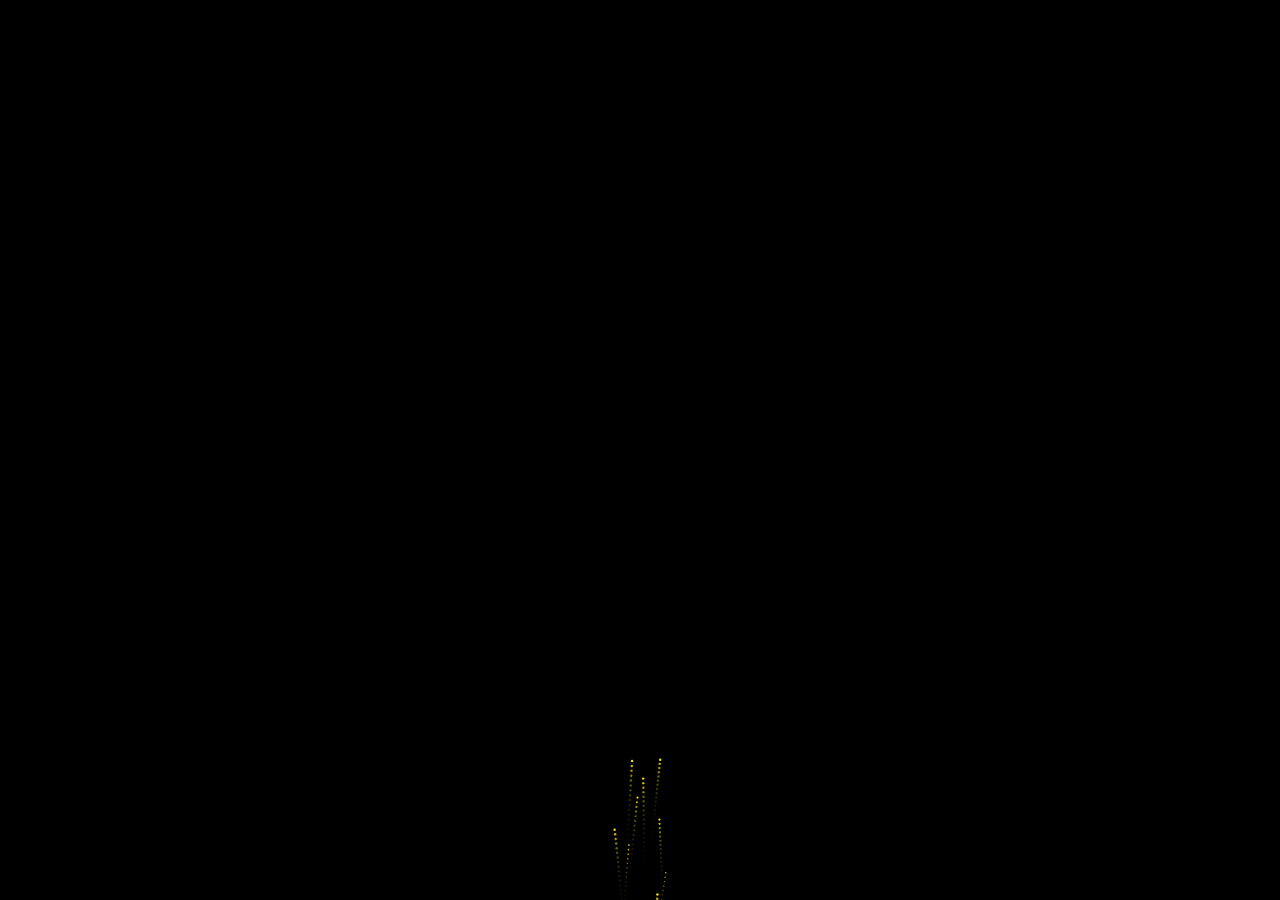
<file: interesting/new year.html>
<!DOCTYPE html>
<html>

<head>
<script src="https://code.jquery.com/jquery-3.6.0.min.js"></script>

    <meta charset="utf-8">
    <meta name="viewport" content="width=device-width,initial-scale=1.0">
    <title>Happy Newyear</title>
    <link rel="stylesheet" href="https://fonts.googleapis.com/css?family=Bad+Script">
      <style>
      canvas {
    display: block;
}
@import url("https://fonts.googleapis.com/css?family=Bad+Script") .container {
    display: flex;
    flex-direction: column;
}
* {
    margin: 0;
    padding: 0;
    box-sizing: border-box;
    font-family: "Bad Script";
}
body {
    display: flex;
    justify-content: center;
    align-items: center;
    min-height: 100vh;
    background: #101010;
}

h2 {
    display: flex;
    color: transparent;
}
h2 span {
    animation: animate 3s linear infinite;
    animation-delay: calc(0.2s * var(--i));
}
.text {
    opacity: 0; /* 初始隐藏 */
    animation: fadeIn 1s ease-in forwards;
    animation-delay: calc(0.2s * var(--i)); /* 延迟3秒 */
}

@keyframes fadeIn {
    from {
        opacity: 0;
    }
    to {
        opacity: 1;
    }
}
@keyframes animate {
    0% {
        color: #fff;
        filter: blur(2px) hue-rotate(0deg);
        text-shadow: 0 0 10px #00b3ff, 0 0 20px #00b3ff, 0 0 40px #00b3ff,
            0 0 80px #00b3ff, 0 0 120px #00b3ff, 0 0 200px #00b3ff, 0 0 400px #00b3ff;
    }

    30%,
    70% {
        color: #fff;

        filter: blur(2px) hue-rotate(360deg);

        text-shadow: 0 0 10px #00b3ff, 0 0 20px #00b3ff, 0 0 40px #00b3ff,
            0 0 80px #00b3ff, 0 0 120px #00b3ff, 0 0 200px #00b3ff;
    }

    100% {
        color: transparent;
        box-shadow: none;
        filter: blur(2px) hue-rotate(0deg);
    }
}

      </style>
      
</head>

<body>
    <canvas id="canvas" style="position:absolute;opacity:0.99;"></canvas>
    <div class="container">

        <div>
            <h2 style="font-size: 7vw">
                <span style="--i:1;">2</span>
                <span style="--i:2;">0</span>
                <span style="--i:3;">2</span>
                <span style="--i:4;">5</span>
            </h2>
        </div>
        <br>
        <div>
            <h2 style="font-size: 10vw">
                <span style="--i:5;">H</span>
                <span style="--i:6;">a</span>
                <span style="--i:7;">p</span>
                <span style="--i:8;">p</span>
                <span style="--i:9;">y </span>
                <span style="--i:10;margin-left:5vw;">N</span>
                <span style="--i:11;">e</span>
                <span style="--i:12;">w</span>
                <span style="--i:13;">y</span>
                <span style="--i:14;">e</span>
                <span style="--i:15;">a</span>
                <span style="--i:16;">r</span>
            </h2>
        </div>
        
        <div style="display: flex;justify-content: center;">
            <h2 style="font-size: 3.2vw;margin-top:6vh;">
                <span style="--i:15;filter:hue-rotate(0deg) blur(0.5px)!important;color:#ddd;" class=text>新的一年学业顺利！天天开心！</span>
            </h2>
        </div>
        
        <div style="display: flex;justify-content: flex-end;">
            <h2 style="font-size: 5vw;margin-top:6vh;">
                <span style="--i:17;filter:hue-rotate(0deg) blur(0.5px)!important;text-shadow:none !important;color:#ddd !important;" class=text>To</span>
                <span style="--i:17;margin-left:5vw;filter:hue-rotate(0deg) blur(0.5px) !important;text-shadow:none !important;color:#ddd !important" class=text>旺仔</span>
            </h2>
        </div>
        
    </div>
    <script>$(function () {
    var canvas = $("#canvas")[0];
    canvas.width = $(window).width();
    canvas.height = $(window).height();
    var ctx = canvas.getContext("2d");

    // resize
    $(window).on("resize", function () {
        canvas.width = $(window).width();
        canvas.height = $(window).height();
        ctx.fillStyle = "#000";
        ctx.fillRect(0, 0, canvas.width, canvas.height);
    });

    // init
    ctx.fillStyle = "#000";
    ctx.fillRect(0, 0, canvas.width, canvas.height);
    // objects
    var listFire = [];
    var listFirework = [];
    var fireNumber = 10;
    var center = { x: canvas.width / 2, y: canvas.height / 2 };
    var range = 100;
    for (var i = 0; i < fireNumber; i++) {
        var fire = {
            x: (Math.random() * range) / 2 - range / 4 + center.x,
            y: Math.random() * range * 2 + canvas.height,
            size: Math.random() + 0.5,
            fill: "#fd1",
            vx: Math.random() - 0.5,
            vy: -(Math.random() + 4),
            ax: Math.random() * 0.02 - 0.01,
            far: Math.random() * range + (center.y - range)
        };
        fire.base = {
            x: fire.x,
            y: fire.y,
            vx: fire.vx
        };
        //
        listFire.push(fire);
    }

    function randColor() {
        var r = Math.floor(Math.random() * 256);
        var g = Math.floor(Math.random() * 256);
        var b = Math.floor(Math.random() * 256);
        var color = "rgb($r, $g, $b)";
        color = color.replace("$r", r);
        color = color.replace("$g", g);
        color = color.replace("$b", b);
        return color;
    }

    (function loop() {
        requestAnimationFrame(loop);
        update();
        draw();
    })();

    function update() {
        for (var i = 0; i < listFire.length; i++) {
            var fire = listFire[i];
            //
            if (fire.y <= fire.far) {
                // case add firework
                var color = randColor();
                for (var i = 0; i < fireNumber * 5; i++) {
                    var firework = {
                        x: fire.x,
                        y: fire.y,
                        size: Math.random() + 1.5,
                        fill: color,
                        vx: Math.random() * 5 - 2.5,
                        vy: Math.random() * -5 + 1.5,
                        ay: 0.05,
                        alpha: 1,
                        life: Math.round((Math.random() * range) / 2) + range / 2
                    };
                    firework.base = {
                        life: firework.life,
                        size: firework.size
                    };
                    listFirework.push(firework);
                }
                // reset
                fire.y = fire.base.y;
                fire.x = fire.base.x;
                fire.vx = fire.base.vx;
                fire.ax = Math.random() * 0.02 - 0.01;
            }
            //
            fire.x += fire.vx;
            fire.y += fire.vy;
            fire.vx += fire.ax;
        }

        for (var i = listFirework.length - 1; i >= 0; i--) {
            var firework = listFirework[i];
            if (firework) {
                firework.x += firework.vx;
                firework.y += firework.vy;
                firework.vy += firework.ay;
                firework.alpha = firework.life / firework.base.life;
                firework.size = firework.alpha * firework.base.size;
                firework.alpha = firework.alpha > 0.6 ? 1 : firework.alpha;
                //
                firework.life--;
                if (firework.life <= 0) {
                    listFirework.splice(i, 1);
                }
            }
        }
    }

    function draw() {
        // clear
        ctx.globalCompositeOperation = "source-over";
        ctx.globalAlpha = 0.18;
        ctx.fillStyle = "#000";
        ctx.fillRect(0, 0, canvas.width, canvas.height);

        // re-draw
        ctx.globalCompositeOperation = "screen";
        ctx.globalAlpha = 1;
        for (var i = 0; i < listFire.length; i++) {
            var fire = listFire[i];
            ctx.beginPath();
            ctx.arc(fire.x, fire.y, fire.size, 0, Math.PI * 2);
            ctx.closePath();
            ctx.fillStyle = fire.fill;
            ctx.fill();
        }

        for (var i = 0; i < listFirework.length; i++) {
            var firework = listFirework[i];
            ctx.globalAlpha = firework.alpha;
            ctx.beginPath();
            ctx.arc(firework.x, firework.y, firework.size, 0, Math.PI * 2);
            ctx.closePath();
            ctx.fillStyle = firework.fill;
            ctx.fill();
        }
    }
});
</script>
</body>

</html>
</file>
